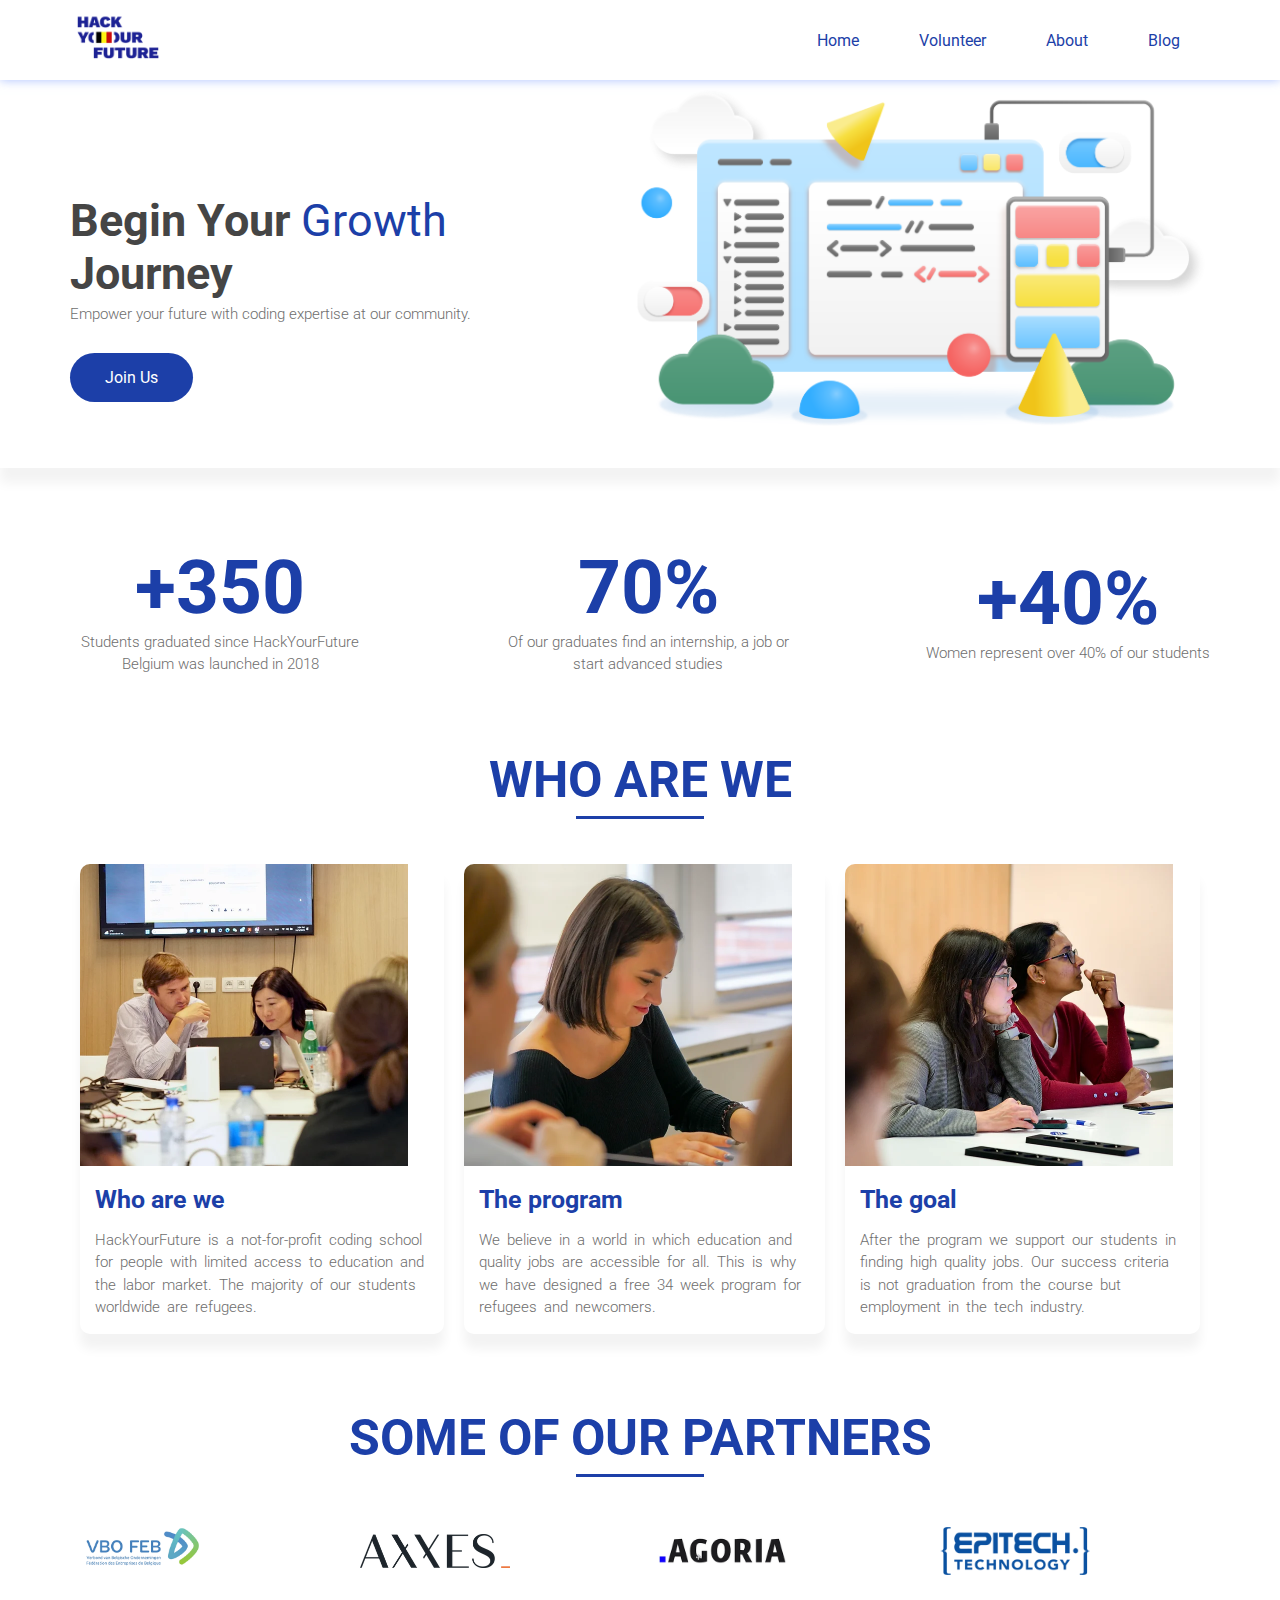
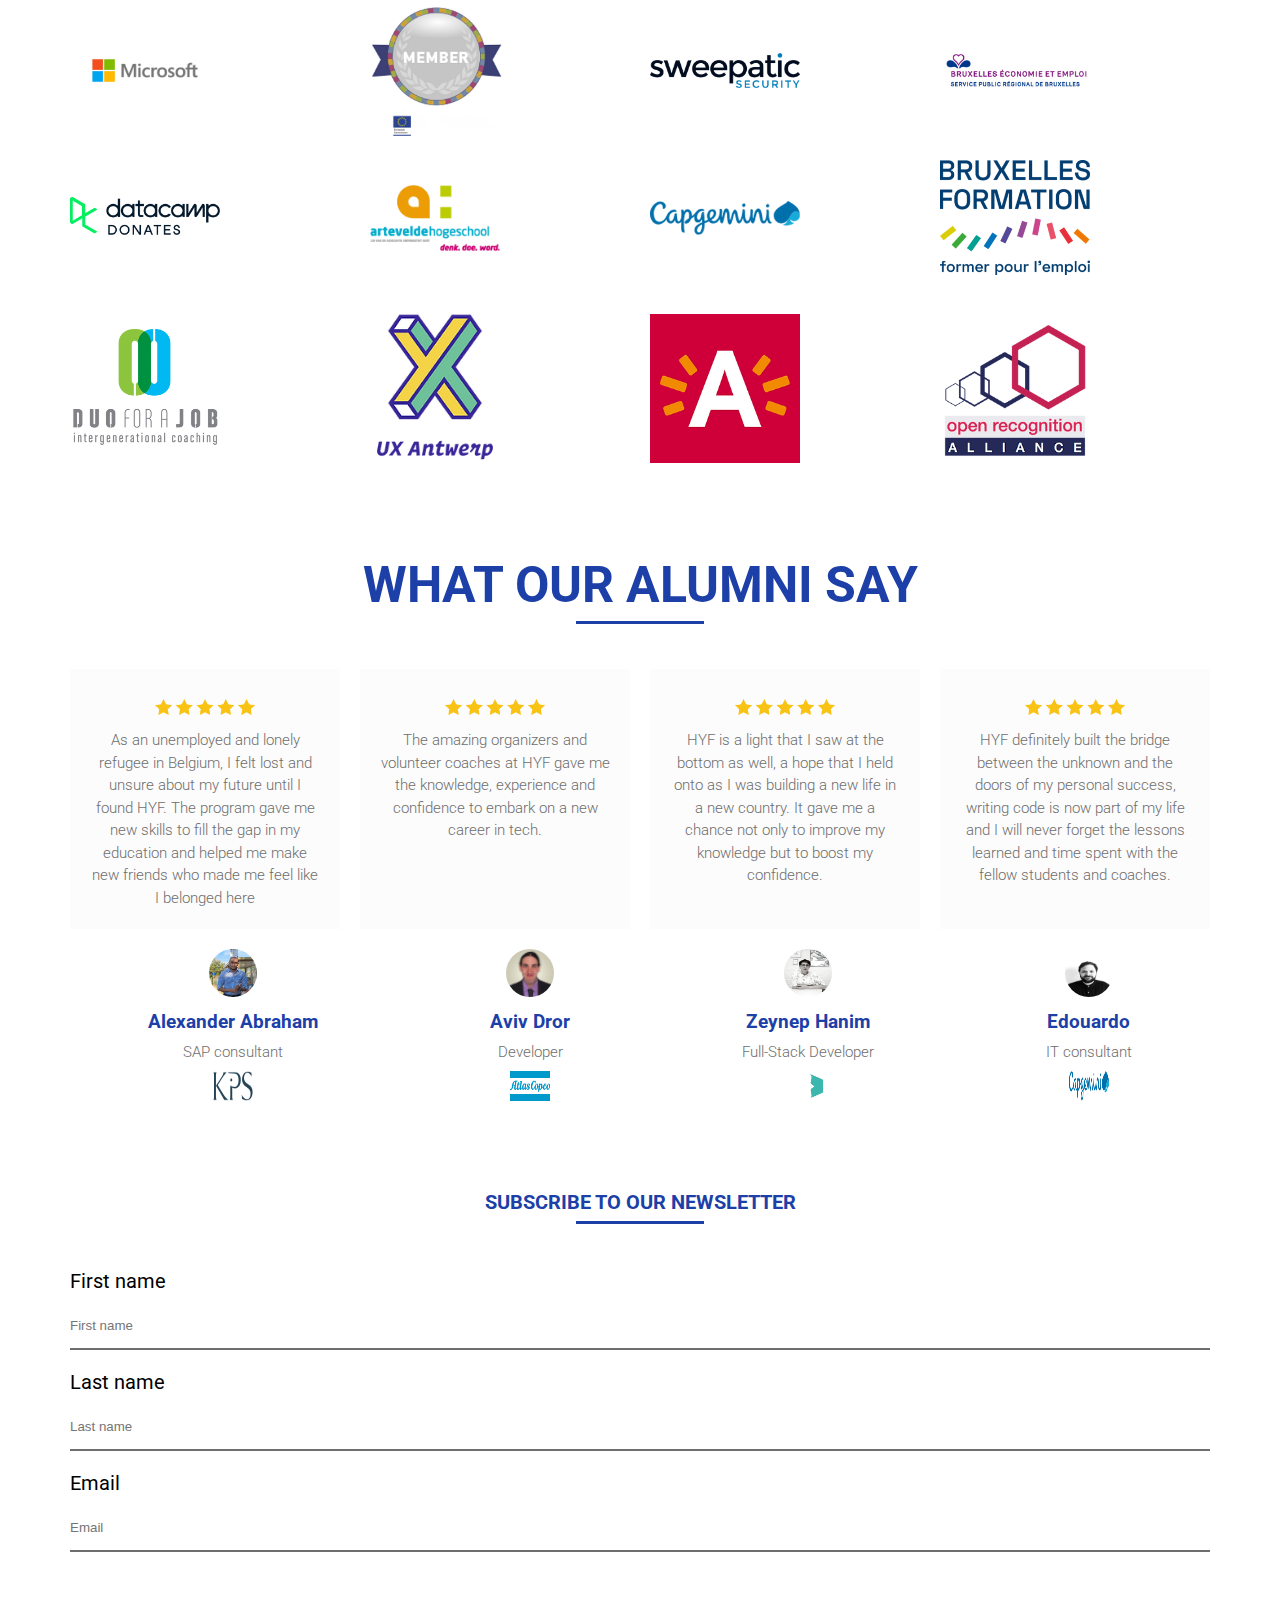
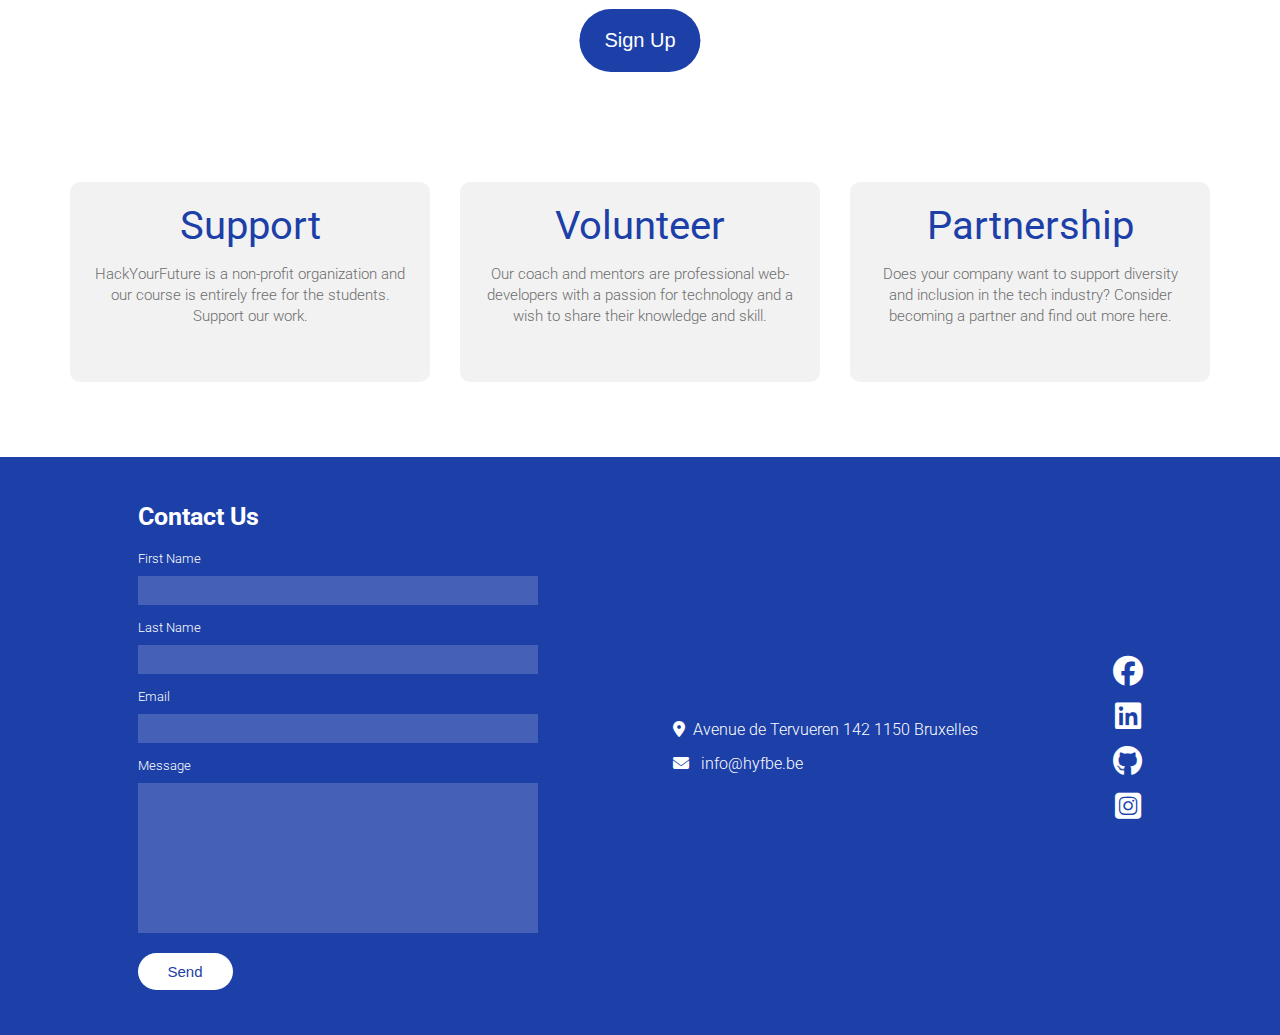
<file: index.html>
<!DOCTYPE html>
<html lang="en">

<head>
  <meta charset="UTF-8" />
  <link rel="icon" type="image/svg+xml" href="./client/assets/favicon.ico" />
  <meta name="viewport" content="width=device-width, initial-scale=1.0" />
  <title>HackYourFuture</title>
  <link rel="preconnect" href="https://fonts.googleapis.com" />
  <link rel="preconnect" href="https://fonts.gstatic.com" crossorigin />
  <link href="https://fonts.googleapis.com/css2?family=Roboto:wght@300;400;700&display=swap" rel="stylesheet" />
  <link rel="stylesheet" href="https://cdnjs.cloudflare.com/ajax/libs/font-awesome/6.5.1/css/all.min.css" />
  <link href="./styles/index.css" rel="stylesheet" />
</head>

<body>
  <header>
    <div class="container">
      <div class="logo">
        <img src="./imgs/hyf-logo.webp" alt="" />
      </div>
      <div class="nav">
        <ul>
          <li><a href="index.html">Home</a></li>
          <li><a href="volunteer.html">Volunteer</a></li>
          <li><a href="about.html">About</a></li>
          <li><a href="blog.html">Blog</a></li>
        </ul>
      </div>
    </div>
  </header>
  <div class="intro">
    <div class="container">
      <div class="intro-text">
        <h1>Begin Your <span>Growth</span> Journey</h1>
        <p>Empower your future with coding expertise at our community.</p>
        <a href="#join-us">Join Us</a>
      </div>
      <div class="intro-img">
        <img src="./imgs/intro-bg.png" alt="test" />
      </div>
    </div>
  </div>
  <div class="showcase">
    <div class="container">
      <div class="showcase-analysis">
        <h1>+350</h1>
        <p>
          Students graduated since HackYourFuture Belgium was launched in 2018
        </p>
      </div>
      <div class="showcase-analysis">
        <h1>70%</h1>
        <p>
          Of our graduates find an internship, a job or start advanced studies
        </p>
      </div>
      <div class="showcase-analysis">
        <h1>+40%</h1>
        <p>Women represent over 40% of our students</p>
      </div>
    </div>
  </div>
  <div class="showcase-info">
    <h1>Who are we</h1>
    <div class="container">
      <div class="showcase-infocard">
        <img src="./imgs/showcase-info-1.webp" alt="info" />
        <div class="showcase-info-text">
          <h3>Who are we</h3>
          <p>
            HackYourFuture is a not-for-profit coding school for people with
            limited access to education and the labor market. The majority of
            our students worldwide are refugees.
          </p>
        </div>
      </div>
      <div class="showcase-infocard">
        <img src="./imgs/showcase-info-2.webp" alt="info" />
        <div class="showcase-info-text">
          <h3>The program</h3>
          <p>
            We believe in a world in which education and quality jobs are
            accessible for all. This is why we have designed a free 34 week
            program for refugees and newcomers.
          </p>
        </div>
      </div>
      <div class="showcase-infocard">
        <img src="./imgs/showcase-info-3.webp" alt="info" />
        <div class="showcase-info-text">
          <h3>The goal</h3>
          <p>
            After the program we support our students in finding high quality
            jobs. Our success criteria is not graduation from the course but
            employment in the tech industry.
          </p>
        </div>
      </div>
    </div>
  </div>
  <div class="showcase-partners">
    <h1>Some of our partners</h1>
    <div class="container">
      <img src="./imgs/partner-1.webp" alt="partner" />
      <img src="./imgs/partner-2.webp" alt="partner" />
      <img src="./imgs/partner-3.webp" alt="partner" />
      <img src="./imgs/partner-4.webp" alt="partner" />
      <img src="./imgs/partner-5.webp" alt="partner" />
      <img src="./imgs/partner-6.webp" alt="partner" />
      <img src="./imgs/partner-7.webp" alt="partner" />
      <img src="./imgs/partner-8.webp" alt="partner" />
      <img src="./imgs/partner-9.webp" alt="partner" />
      <img src="./imgs/partner-10.webp" alt="partner" />
      <img src="./imgs/partner-11.webp" alt="partner" />
      <img src="./imgs/partner-12.webp" alt="partner" />
      <img src="./imgs/partner-13.webp" alt="partner" />
      <img src="./imgs/partner-14.webp" alt="partner" />
      <img src="./imgs/partner-15.webp" alt="partner" />
      <img src="./imgs/partner-16.webp" alt="partner" />
    </div>
  </div>
  <div class="showcase-testimonials">
    <h1>What our alumni say</h1>
    <div class="container">
      <div class="test-info">
        <img src="./imgs/rating@2x.png" alt="stars" />
        <p>
          As an unemployed and lonely refugee in Belgium, I felt lost and
          unsure about my future until I found HYF. The program gave me new
          skills to fill the gap in my education and helped me make new
          friends who made me feel like I belonged here
        </p>
      </div>
      <div class="test-info">
        <img src="./imgs/rating@2x.png" alt="stars" />
        <p>
          The amazing organizers and volunteer coaches at HYF gave me the
          knowledge, experience and confidence to embark on a new career in
          tech.
        </p>
      </div>
      <div class="test-info">
        <img src="./imgs/rating@2x.png" alt="stars" />
        <p>
          HYF is a light that I saw at the bottom as well, a hope that I held
          onto as I was building a new life in a new country. It gave me a
          chance not only to improve my knowledge but to boost my confidence.
        </p>
      </div>
      <div class="test-info">
        <img src="./imgs/rating@2x.png" alt="stars" />
        <p>
          HYF definitely built the bridge between the unknown and the doors of
          my personal success, writing code is now part of my life and I will
          never forget the lessons learned and time spent with the fellow
          students and coaches.
        </p>
      </div>
    </div>
    <div class="container container-special">
      <div class="testi-person">
        <img src="./imgs/person-1.jpeg" class="profile" alt="person-1" />
        <h3>Alexander Abraham</h3>
        <p>SAP consultant</p>
        <a href="https://kps.com/global/en.html" target="_blank"><img src="./imgs/company-1.jpeg" class="img-spe"
            alt="company-1" /></a>
      </div>
      <div class="testi-person">
        <img src="./imgs/person-2.png" class="profile" alt="person-2" />
        <h3>Aviv Dror</h3>
        <p>Developer</p>
        <a href="https://www.atlascopco.com/" target="_blank"><img src="./imgs/company-2.png" class="img-spe"
            alt="company-2" /></a>
      </div>
      <div class="testi-person">
        <img src="./imgs/person-3.jpeg" class="profile" alt="person-3" />
        <h3>Zeynep Hanim</h3>
        <p>Full-Stack Developer</p>
        <a href="https://www.optis.be/" target="_blank"><img src="./imgs/company-3.png" class="img-spe"
            alt="company-3" /></a>
      </div>
      <div class="testi-person">
        <img src="./imgs/person-4.jpeg" class="profile" alt="person-4" />
        <h3>Edouardo</h3>
        <p>IT consultant</p>
        <a href="https://www.capgemini.com/be-en/" target="_blank"><img src="./imgs/company-4.png" class="img-spe"
            alt="company-4" /></a>
      </div>
    </div>
  </div>
  <div class="subscribe">
    <h1>Subscribe to Our Newsletter</h1>
    <div class="container">
      <form>
        <label for="first">First name</label>
        <input type="text" id="first" required placeholder="First name" />
        <label for="last">Last name</label>
        <input type="text" id="last" required placeholder="Last name" />
        <label for="email">Email</label>
        <input type="text" id="email" required placeholder="Email" />
        <button type="submit" value="submit">Sign Up</button>
      </form>
    </div>
  </div>
  <div id="join-us" class="join-us">
    <div class="container">
      <div class="join-us-opt">
        <h1>Support</h1>
        <p>
          HackYourFuture is a non-profit organization and our course is
          entirely free for the students. Support our work.
        </p>
        <i class="fa-solid fa-arrow-right"></i>
      </div>
      <div class="join-us-opt">
        <h1>Volunteer</h1>
        <p>
          Our coach and mentors are professional web-developers with a passion
          for technology and a wish to share their knowledge and skill.
        </p>
        <i class="fa-solid fa-arrow-right"></i>
      </div>
      <div class="join-us-opt">
        <h1>Partnership</h1>
        <p>
          Does your company want to support diversity and inclusion in the
          tech industry? Consider becoming a partner and find out more here.
        </p>
        <i class="fa-solid fa-arrow-right"></i>
      </div>
    </div>
  </div>
  <div class="footer">
    <div class="container">
      <div class="contact-us">
        <h1>Contact Us</h1>
        <form>
          <label for="firs-name">First Name</label>
          <input id="firs-name" type="text" required />
          <label for="last-name">Last Name</label>
          <input id="last-name" type="text" required />
          <label for="email">Email</label>
          <input id="email-1" type="email" required />
          <label for="message">Message</label>
          <textarea required name="message" id="message" cols="30" rows="10"></textarea>
          <button value="Send" type="submit">Send</button>
        </form>
      </div>
      <div class="footer-info">
        <div class="location">
          <i class="fa-solid fa-location-dot"></i>
          <p>Avenue de Tervueren 142 1150 Bruxelles</p>
        </div>
        <div class="mail">
          <i class="fa-solid fa-envelope"></i>
          <a href="info@hyfbe.be">info@hyfbe.be</a>
        </div>
      </div>
      <div class="social-pages">
        <a href="https://www.facebook.com/HackYFutureBE/" target="_blank"><i class="fa-brands fa-facebook"></i></a>
        <a href="https://www.linkedin.com/school/hackyourfuture-belgium/" target="_blank"><i
            class="fa-brands fa-linkedin"></i></a>
        <a href="https://github.com/HackYourFutureBelgium" target="_blank"><i class="fa-brands fa-github"></i></a>
        <a href="https://www.instagram.com/hackyourfuture_belgium/?hl=en" target="_blank"><i
            class="fa-brands fa-square-instagram"></i></a>
      </div>
    </div>
  </div>
</body>

</html>
</file>
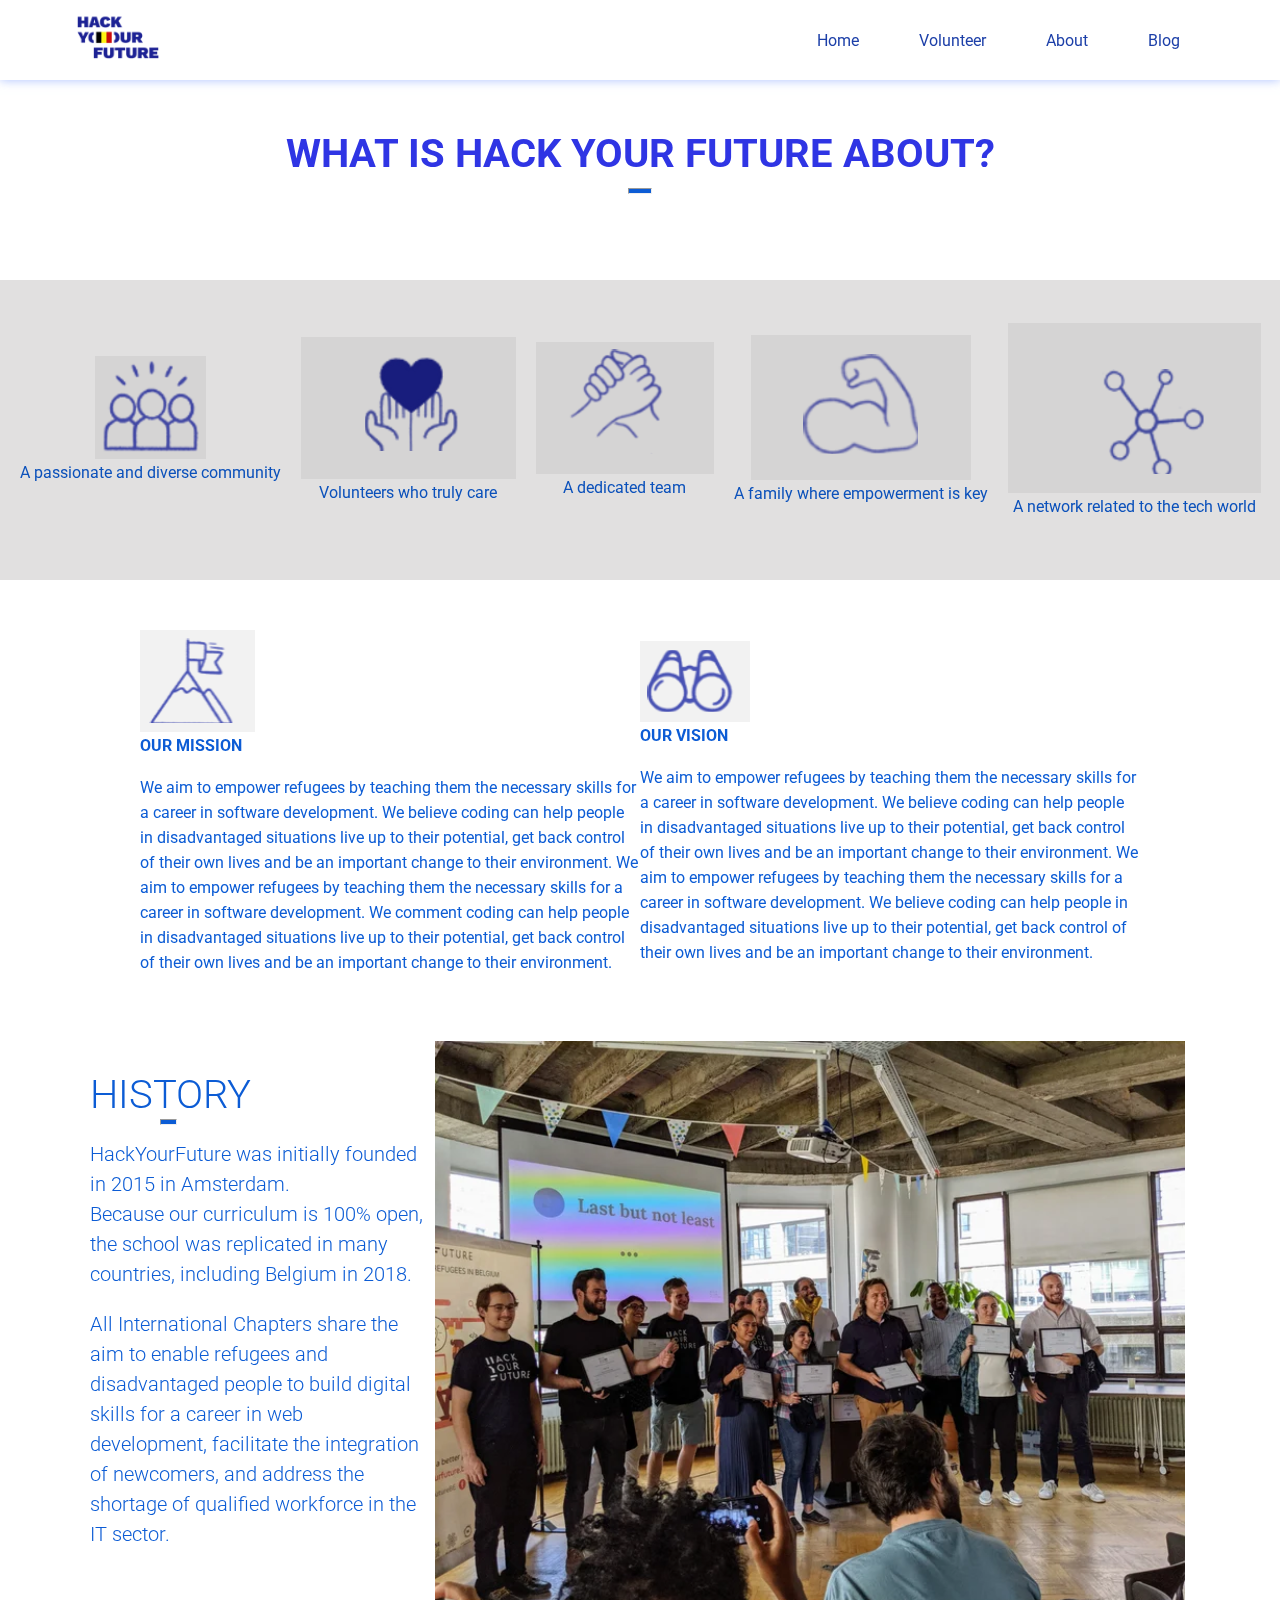
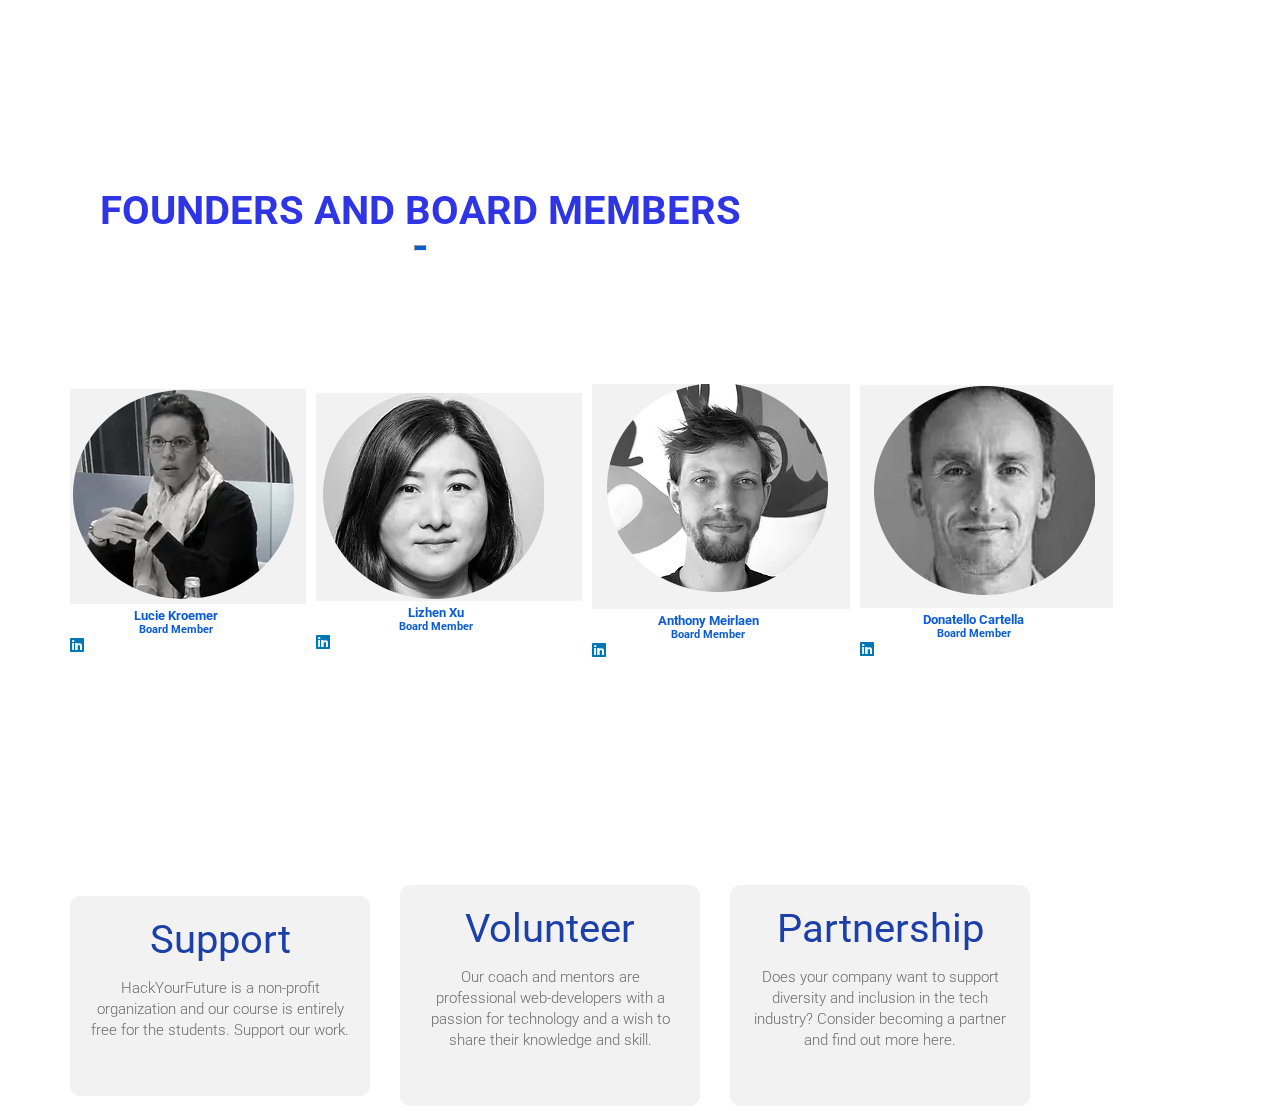
<file: about.html>
<!DOCTYPE html>
<html lang="en">

<head>
  <meta charset="UTF-8" />
  <meta name="viewport" content="width=device-width, initial-scale=1.0" />
  <title>HackYourFuture</title>
  <link rel="preconnect" href="https://fonts.googleapis.com" />
  <link rel="preconnect" href="https://fonts.gstatic.com" crossorigin />
  <link href="https://fonts.googleapis.com/css2?family=Roboto:wght@300;400;700&display=swap" rel="stylesheet" />
  <link rel="stylesheet" href="https://cdnjs.cloudflare.com/ajax/libs/font-awesome/6.5.1/css/all.min.css" />
  <link href="./styles/index.css" rel="stylesheet" />
  <link rel="stylesheet" href="about.css" />
</head>

<body>
  <header>
    <div class="container">
      <div class="logo">
        <img src="./imgs/hyf-logo.webp" alt="" />
      </div>
      <div class="nav">
        <ul>
          <li><a href="index.html">Home</a></li>
          <li><a href="volunteer.html">Volunteer</a></li>
          <li><a href="about.html">About</a></li>
          <li><a href="blog.html">Blog</a></li>
        </ul>
      </div>
    </div>
  </header>
  <div class="what-hyf">
    <div class="contanier">
      <div class="what-text">
        <h1>WHAT IS HACK YOUR FUTURE ABOUT?</h1>
        <hr class="hr-1" />
      </div>
    </div>
  </div>

  <section class="mini-sec-1">
    <div class="container-flex">
      <div class="card">
        <img src="./imgs/passionate.png" alt="A passionate and diverse community" />
        <div class="caption">A passionate and diverse community</div>
      </div>
      <div class="card">
        <img src="./imgs/love.png" alt="A passionate and diverse community" />
        <div class="caption">Volunteers who truly care</div>
      </div>
      <div class="card">
        <img src="./imgs/team.png" alt="A passionate and diverse community" />
        <div class="caption">A dedicated team</div>
      </div>
      <div class="card">
        <img src="./imgs/together .png" alt="A passionate and diverse community" />
        <div class="caption">A family where empowerment is key</div>
      </div>
      <div class="card">
        <img src="./imgs/Network.png" alt="A passionate and diverse community" />
        <div class="caption">A network related to the tech world</div>
      </div>
    </div>
  </section>

  <div class="contain flex">
    <div class="img">
      <img src="./imgs/tent.png" alt="Our Mission Image">
      <h4 class="out">OUR MISSION</h4>
      <p class="mission-text">We aim to empower refugees by teaching them the necessary skills for a career in
        software
        development. We believe coding can help people in disadvantaged situations live up to their potential, get
        back
        control of their own lives and be an important change to their environment. We aim to empower refugees by
        teaching them the necessary skills for a career in software development. We comment
        coding can help people in disadvantaged situations live up to their potential, get back control of their own
        lives and be an important change to their environment.
      </p>
    </div>
    <div class="img">
      <img src="./imgs/amin2.png" alt="OUR VISION Image">
      <h4 class="out">OUR VISION</h4>
      <p class="mission-text">We aim to empower refugees by teaching them the necessary skills for a career in
        software development. We believe coding can help people in disadvantaged situations live up to their
        potential, get back
        control of their own lives and be an important change to their environment.
        We aim to empower refugees by teaching them the necessary skills for a career in software development. We
        believe
        coding can help people in disadvantaged situations live up to their potential, get back control of their own
        lives and be an important change to their environment.
      </p>
    </div>
  </div>

  <!--HISTORY-->
  <div class="history">
    <div class="contain-1">
      <div class="history-text">
        <h1 class="hsy">HISTORY</h1>
        <hr class="hts">
        <p class="hsy-1">
          HackYourFuture was initially founded in 2015 in Amsterdam. <br>
          Because our curriculum is 100% open, the school was replicated in many <br> countries,
          including Belgium in 2018.
        </p>
        <p class="hsy-1">
          All International Chapters share the aim to enable refugees and <br> disadvantaged people to build digital
          skills for a career in web <br> development, facilitate the integration of newcomers, and address the <br>
          shortage
          of qualified workforce in the IT sector.
        </p>
      </div>
      <div class="img-part">
        <img src="./imgs/pe.png" alt="">
      </div>
    </div>
  </div>

  <!--FOUNDERS AND BOARD MEMBERS-->
  <div class="members">
    <div class="board">
      <div class="board-text">
        <h1>FOUNDERS AND BOARD MEMBERS</h1>
        <hr class="hr-1" />
      </div>
    </div>
  </div>

  <!--Board-Pictures-->

  <div class="box flex">
    <div class="pics">
      <img src="./imgs/lu.png" alt="" />
      <h5>Lucie Kroemer</h5>
      <h6>Board Member</h6>
      <a href=""><i class="fa-brands fa-linkedin"></i></a>
    </div>
    <div class="pics">
      <img src="./imgs/u.png" alt="" />
      <h5>Lizhen Xu</h5>
      <h6>Board Member</h6>
      <a href=""><i class="fa-brands fa-linkedin"></i></a>
    </div>
    <div class="pics">
      <img src="./imgs/m.png" alt="" />
      <h5>Anthony Meirlaen</h5>
      <h6>Board Member</h6>
      <a href=""><i class="fa-brands fa-linkedin"></i></a>
    </div>
    <div class="pics">
      <img src="./imgs/las.png" alt="" />
      <h5>Donatello Cartella</h5>
      <h6>Board Member</h6>
      <a href=""><i class="fa-brands fa-linkedin"></i></a>
    </div>
  </div>
  <div id="join-us" class="join-us">
    <div class="container">
      <div class="join-us-opt">
        <h1>Support</h1>
        <p>
          HackYourFuture is a non-profit organization and our course is
          entirely free for the students. Support our work.
        </p>
        <i class="fa-solid fa-arrow-right"></i>
      </div>
      <div class="join-us-opt">
        <h1>Volunteer</h1>
        <p>
          Our coach and mentors are professional web-developers with a passion
          for technology and a wish to share their knowledge and skill.
        </p>
        <i class="fa-solid fa-arrow-right"></i>
      </div>
      <div class="join-us-opt">
        <h1>Partnership</h1>
        <p>
          Does your company want to support diversity and inclusion in the
          tech industry? Consider becoming a partner and find out more here.
        </p>
        <i class="fa-solid fa-arrow-right"></i>
      </div>
    </div>
  </div>
</body>

</html>
</file>
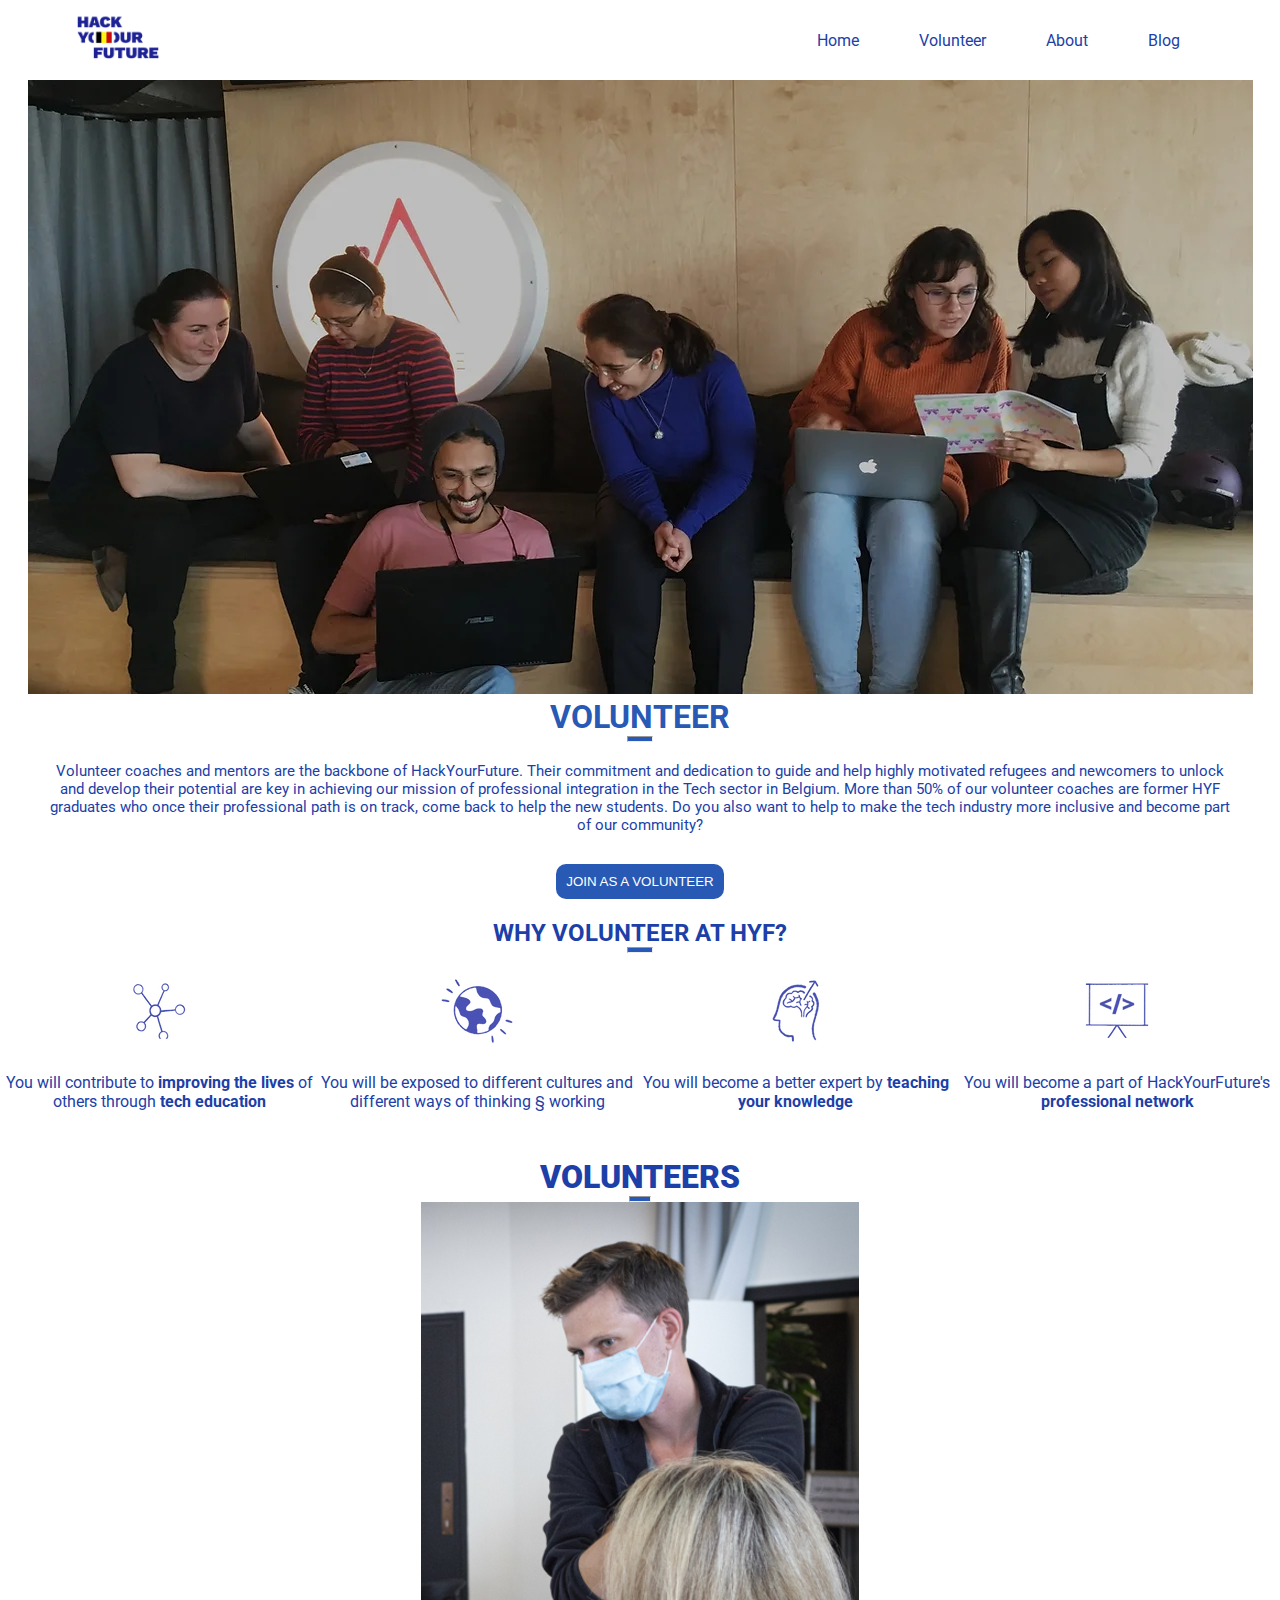
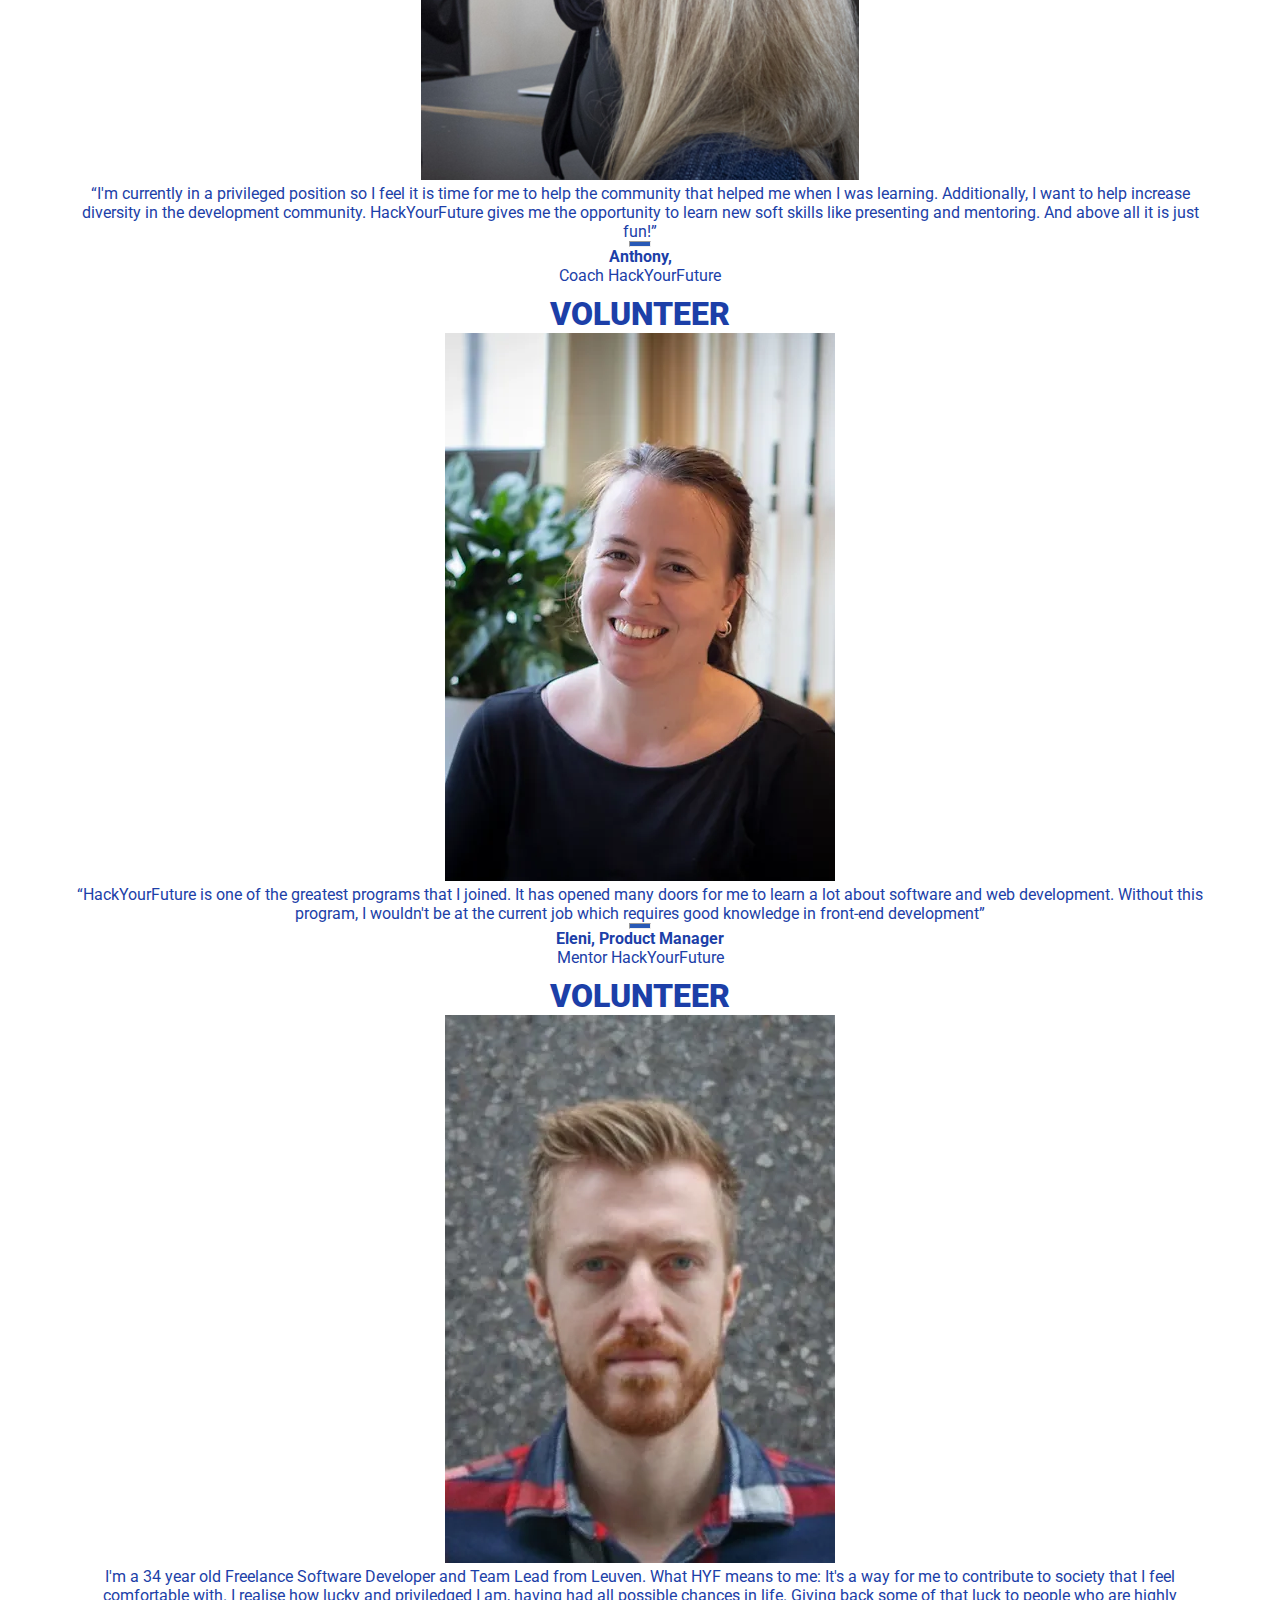
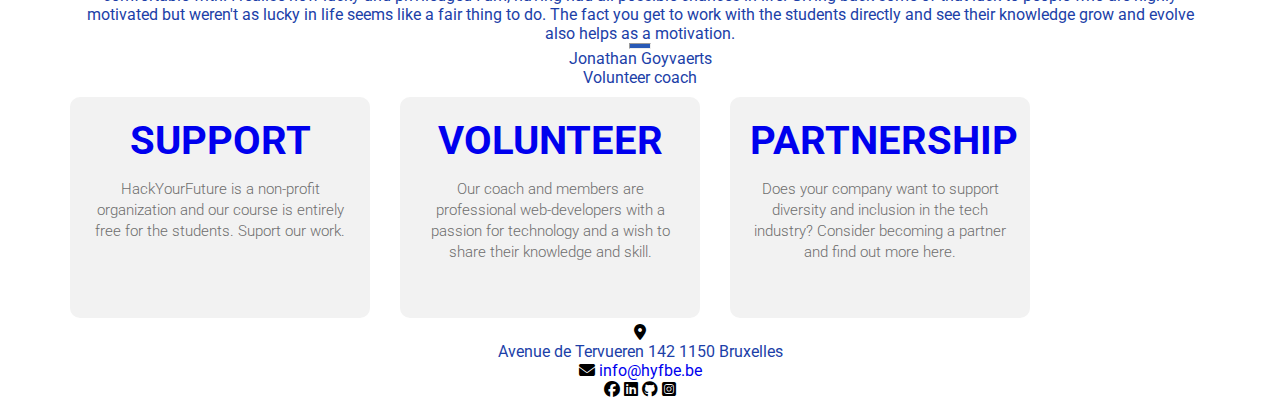
<file: volunteer.html>
<!DOCTYPE html>
<html lang="en">
  <head>
    <meta charset="UTF-8" />
    <link rel="icon" type="image/svg+xml" href="./client/assets/favicon.ico" />
    <meta name="viewport" content="width=device-width, initial-scale=1.0" />
    <title>HackYourFuture</title>
    <link rel="preconnect" href="https://fonts.googleapis.com" />
    <link rel="preconnect" href="https://fonts.gstatic.com" crossorigin />
    <link
      href="https://fonts.googleapis.com/css2?family=Roboto:wght@300;400;700&display=swap"
      rel="stylesheet"
    />
    <link
      rel="stylesheet"
      href="https://cdnjs.cloudflare.com/ajax/libs/font-awesome/6.5.1/css/all.min.css"
    />
    <link href="./styles/volunteer.css" rel="stylesheet" />
  </head>

  <body>
    <header>
      <div class="container">
        <div class="logo">
          <img src="./imgs/hyf-logo.webp" alt="" />
        </div>
        <div class="nav">
          <ul>
            <li><a href="index.html">Home</a></li>
            <li><a href="volunteer.html">Volunteer</a></li>
            <li><a href="about.html">About</a></li>
            <li><a href="blog.html">Blog</a></li>
          </ul>
        </div>
      </div>
    </header>
    <div>
      <div class="head-container">
        <div class="image">
          <img src="./imgs/imgvolunteer.png" alt="image" />
        </div>
        <div class="nam-volunter">
          <h1 class="text">VOLUNTEER</h1>
        </div>
        <hr class="hr-1" />
        <div class="letter">
          <p class="paragraf">
            Volunteer coaches and mentors are the backbone of HackYourFuture.
            Their commitment and dedication to guide and help highly motivated
            refugees and newcomers to unlock and develop their potential are key
            in achieving our mission of professional integration in the Tech
            sector in Belgium. More than 50% of our volunteer coaches are former
            HYF graduates who once their professional path is on track, come
            back to help the new students. Do you also want to help to make the
            tech industry more inclusive and become part of our community?
          </p>
        </div>
        <div class="button.container">
          <button class="buttons">JOIN AS A VOLUNTEER</button>
        </div>
      </div>
    </div>
    <div class="blockwhy">
      <div class="why-volunter">
        <h2 class="text-why">WHY VOLUNTEER AT HYF?</h2>
      </div>
      <div id="line1" class="horizontal-line1">
        <hr class="hr-1" />
      </div>
      <div class="thetexts">
        <div class="comunication">
          <img src="./imgs/comunication.webp" alt="comunication" />
          <p class="text1">
            You will contribute to <b>improving the lives</b> of others through
            <b>tech education</b>
          </p>
        </div>
        <div class="worled">
          <img src="./imgs/wworled.webp" alt="wworled" />
          <p class="text2">
            You will be exposed to different cultures and different ways of
            thinking § working
          </p>
        </div>
        <div class="minder">
          <img src="./imgs/minde.webp" alt="minde" />
          <p class="text3">
            You will become a better expert by <b>teaching your knowledge</b>
          </p>
        </div>
        <div class="codepad">
          <img src="./imgs/code pad.webp" alt="code-pad" />
          <p class="text4">
            You will become a part of HackYourFuture's
            <b>professional network</b>
          </p>
        </div>
      </div>
    </div>
    <section class="avis">
      <div class="personage">
        <div class="container">
          <h1><b>VOLUNTEERS</b></h1>
          <hr class="hr-1" />
          <img src="./imgs/anthony.webp" alt="antony" />
          <p id="text">
            “I'm currently in a privileged position so I feel it is time for me
            to help the community that helped me when I was learning.
            Additionally, I want to help increase diversity in the development
            community. HackYourFuture gives me the opportunity to learn new soft
            skills like presenting and mentoring. And above all it is just fun!”
          </p>
          <hr class="hr-1" />
          <p><b>Anthony,</b></p>
          <p>Coach HackYourFuture</p>
        </div>
        <div>
          <div class="container">
            <h1><b>VOLUNTEER</b></h1>
            <img src="./imgs/eleni.webp" alt="eleni" />
            <p id="text2">
              “HackYourFuture is one of the greatest programs that I joined. It
              has opened many doors for me to learn a lot about software and web
              development. Without this program, I wouldn't be at the current
              job which requires good knowledge in front-end development”
            </p>
            <hr class="hr-1" />
            <p><b>Eleni, Product Manager</b></p>
            <p>Mentor HackYourFuture</p>
          </div>
        </div>
        <div class="container">
          <h1><b>VOLUNTEER</b></h1>
          <img src="./imgs/Jonathan.webp" alt="coach" />
          <p>
            I'm a 34 year old Freelance Software Developer and Team Lead from
            Leuven. What HYF means to me: It's a way for me to contribute to
            society that I feel comfortable with. I realise how lucky and
            priviledged I am, having had all possible chances in life. Giving
            back some of that luck to people who are highly motivated but
            weren't as lucky in life seems like a fair thing to do. The fact you
            get to work with the students directly and see their knowledge grow
            and evolve also helps as a motivation.
          </p>
          <hr class="hr-1" />
          <p>Jonathan Goyvaerts</p>
          <p>Volunteer coach</p>
        </div>
      </div>
    </section>
    <div id="join-us" class="join-us">
      <div class="container">
        <div class="join-us-opt">
          <h1>
            <a href="https://www.hackyourfuturebelgium.be/support-us"
              ><b>SUPPORT</b></a
            >
          </h1>
          <p>
            HackYourFuture is a non-profit organization and our course is
            entirely free for the students. Suport our work.
          </p>
          <i class="fa-solid fa-arrow-right"></i>
        </div>
        <div class="join-us-opt">
          <h1>
            <a href="https://www.hackyourfuturebelgium.be/volunteer"
              ><b>VOLUNTEER</b></a
            >
          </h1>
          <p>
            Our coach and members are professional web-developers with a passion
            for technology and a wish to share their knowledge and skill.
          </p>
          <i class="fa-solid fa-arrow-right"></i>
        </div>
        <div class="join-us-opt">
          <h1>
            <a
              href="https://docs.google.com/spreadsheets/d/1DiMx8J_5k-uUDpIA_cqTBa0ZnTcx3nhh0a36axmNcRM/edit#gid=0"
              ><b>PARTNERSHIP</b></a
            >
          </h1>
          <p>
            Does your company want to support diversity and inclusion in the
            tech industry? Consider becoming a partner and find out more here.
          </p>
          <i class="fa-solid fa-arrow-right"></i>
        </div>
      </div>
    </div>
    <div class="footer-info">
      <div class="location">
        <i class="fa-solid fa-location-dot"></i>
        <p>Avenue de Tervueren 142 1150 Bruxelles</p>
      </div>
      <div class="mail">
        <i class="fa-solid fa-envelope"></i>
        <a href="info@hyfbe.be">info@hyfbe.be</a>
      </div>
      <div class="social-pages">
        <i class="fa-brands fa-facebook"></i>
        <i class="fa-brands fa-linkedin"></i>
        <i class="fa-brands fa-github"></i>
        <i class="fa-brands fa-square-instagram"></i>
      </div>
    </div>
  </body>
</html>
</file>
<file: styles/index.css>
/* Start Global Rules */

* {
  box-sizing: border-box;
  margin: 0;
  padding: 0;
}

body {
  font-family: "Roboto", sans-serif;
}

html {
  scroll-behavior: smooth;
}

:root {
  --primary-color: #fff;
  --secondary-color: #1c3fa8;
  --dark-color: #002240;
  --light-color: #f4f4f4;
  --success-color: #5cb85c;
  --error-color: #d9534f;
}

ul {
  list-style: none;
  padding: 0;
  margin: 0;
}

a {
  text-decoration: none;
}

.container {
  padding-left: 15px;
  padding-right: 15px;
  padding-top: 5px;
  padding-bottom: 5px;
  margin-right: auto;
  margin-left: auto;
}

@media (min-width: 768px) {
  .container {
    width: 750px;
  }
}

@media (min-width: 992px) {
  .container {
    width: 970px;
  }
}

@media (min-width: 1200px) {
  .container {
    width: 1170px;
  }
}

/* End Global Rules */

/* Start Header */

header {
  background-color: var(--primary-color);
  min-height: 70px;
  color: #fff;
  box-shadow: 0 0 10px #8fabffbf;
  position: sticky;
}

header .container {
  display: flex;
  justify-content: space-between;
  align-items: center;
  position: relative;
}

header .nav li a {
  display: flex;
  align-items: center;
  justify-content: space-between;
  height: 70px;
  padding: 0 30px;
  position: relative;
  color: var(--secondary-color);
  font-weight: 400;
}

header .nav ul {
  display: flex;
}

header .nav li:hover a {
  color: #353535;
}

header .container img {
  color: var(--light-color);
  height: 70px;
  display: flex;
  justify-content: center;
  align-items: center;
}

@media (max-width: 768px) {
  header .container {
    display: block;
  }

  .intro .container {
    display: block;
  }

  header .nav ul {
    display: block;
    padding: 0 6px;
  }

  header .nav li a {
    padding: 0 6px;
  }

  header .nav {
    display: none;
  }
}

/* End Header */

/* Start Intro */

.intro {
  background-color: #fff;
  box-shadow: 0 15px 11px #f3f3f3;
}

.intro .container {
  display: flex;
  justify-content: space-between;
  align-items: center;
}

.intro .intro-img {
  max-width: 600px;
}

.intro .intro-img img {
  width: 100%;
  position: relative;
  animation-name: up-and-down;
  animation-duration: 3s;
  animation-timing-function: ease-in-out;
  animation-iteration-count: infinite;
  animation-direction: alternate;
}

.intro .intro-text h1 {
  color: #454545;
  font-size: 45px;
  margin-bottom: 5px;
}

.intro .intro-text span {
  font-weight: 400;
  color: var(--secondary-color);
}

.intro .intro-text p {
  font-size: 15px;
  font-weight: 300;
  margin-bottom: 30px;
  color: #6e6e6e;
}

.intro .intro-text a {
  background-color: var(--secondary-color);
  color: #fff;
  padding: 15px 35px;
  border-radius: 35px;
  -webkit-border-radius: 35px;
  -moz-border-radius: 35px;
  -ms-border-radius: 35px;
  -o-border-radius: 35px;
  position: absolute;
  transition: all 0.3s ease-in-out;
  -webkit-transition: all 0.3s ease-in-out;
  -moz-transition: all 0.3s ease-in-out;
  -ms-transition: all 0.3s ease-in-out;
  -o-transition: all 0.3s ease-in-out;
}

.intro .intro-text a:hover {
  box-shadow: 0 0 10px #1c3fa8bf;
  transform: translateY(-10px);
  -webkit-transform: translateY(-10px);
  -moz-transform: translateY(-10px);
  -ms-transform: translateY(-10px);
  -o-transform: translateY(-10px);
}

@keyframes up-and-down {
  0% {
    transform: translateY(20px);
    -webkit-transform: translateY(20px);
    -moz-transform: translateY(20px);
    -ms-transform: translateY(20px);
    -o-transform: translateY(20px);
  }
  100% {
    transform: translateY(-20px);
    -webkit-transform: translateY(-20px);
    -moz-transform: translateY(-20px);
    -ms-transform: translateY(-20px);
    -o-transform: translateY(-20px);
  }
}

@media (max-width: 768px) {
  .intro .container {
    display: flex;
    flex-direction: column-reverse;
  }

  .intro .intro-img {
    max-width: 250px;
  }

  .intro .intro-text h1 {
    font-size: 20px;
    text-align: center;
  }

  .intro .intro-text p {
    text-align: center;
  }

  .intro {
    height: 350px;
  }

  .intro .intro-text a {
    padding: 10px 25px;
    border-radius: 35px;
    -webkit-border-radius: 35px;
    -moz-border-radius: 35px;
    -ms-border-radius: 35px;
    -o-border-radius: 35px;
    position: absolute;
    left: 50%;
    transform: translateX(-50%);
    -webkit-transform: translateX(-50%);
    -moz-transform: translateX(-50%);
    -ms-transform: translateX(-50%);
    -o-transform: translateX(-50%);
  }

  .intro .intro-text a:hover {
    box-shadow: 0 0 10px #1c3fa8bf;
    position: absolute;
    left: 50%;
    transform: translateX(-50%);
    -webkit-transform: translateX(-50%);
    -moz-transform: translateX(-50%);
    -ms-transform: translateX(-50%);
    -o-transform: translateX(-50%);
  }

  @keyframes up-and-down {
    0% {
      transform: translateY(5px);
      -webkit-transform: translateY(5px);
      -moz-transform: translateY(5px);
      -ms-transform: translateY(5px);
      -o-transform: translateY(5px);
    }
    100% {
      transform: translateY(-5px);
      -webkit-transform: translateY(-5px);
      -moz-transform: translateY(-5px);
      -ms-transform: translateY(-5px);
      -o-transform: translateY(-5px);
    }
  }
}

/* End Intro */

/* Start Showcase */

.showcase {
  margin-top: 70px;
}

.showcase .container {
  display: flex;
  justify-content: space-between;
  align-items: center;
}

.showcase .showcase-analysis {
  text-align: center;
}

.showcase .showcase-analysis h1 {
  color: var(--secondary-color);
  font-size: 75px;
}

.showcase .showcase-analysis p {
  color: #6e6e6e;
  font-size: 15px;
  font-weight: 300;
  max-width: 300px;
  line-height: 1.5;
}

.showcase-info,
.showcase-partners,
.showcase-testimonials,
.subscribe {
  margin-top: 70px;
}

.showcase-info h1,
.showcase-partners h1,
.showcase-testimonials h1 {
  text-align: center;
  color: var(--secondary-color);
  font-size: 50px;
  text-transform: uppercase;
  position: relative;
  margin-bottom: 50px;
}

.showcase-info h1::before,
.showcase-partners h1::before,
.showcase-testimonials h1::before,
.subscribe h1::before {
  content: "";
  position: absolute;
  bottom: -10px;
  left: 50%;
  transform: translate(-50%);
  width: 10%;
  height: 3px;
  background-color: var(--secondary-color);
  -webkit-transform: translate(-50%);
  -moz-transform: translate(-50%);
  -ms-transform: translate(-50%);
  -o-transform: translate(-50%);
}

.showcase-info .container {
  display: flex;
  justify-content: center;
  align-items: center;
}

.showcase-info .showcase-infocard {
  background-color: #fff;
  box-shadow: 0 15px 11px #f3f3f3;
  margin: 0 10px;
  border-radius: 10px;
  -webkit-border-radius: 10px;
  -moz-border-radius: 10px;
  -ms-border-radius: 10px;
  -o-border-radius: 10px;
  overflow: hidden;
  position: relative;
  transition: all 0.3s ease-in-out;
  -webkit-transition: all 0.3s ease-in-out;
  -moz-transition: all 0.3s ease-in-out;
  -ms-transition: all 0.3s ease-in-out;
  -o-transition: all 0.3s ease-in-out;
}

.showcase-info .showcase-infocard:hover {
  transform: translateY(-10px);
  -webkit-transform: translateY(-10px);
  -moz-transform: translateY(-10px);
  -ms-transform: translateY(-10px);
  -o-transform: translateY(-10px);
  box-shadow: 0 11px 17px #8fabff57;
}

.showcase-info .showcase-infocard:hover img {
  filter: grayscale(60%);
  -webkit-filter: grayscale(60%);
}

.showcase-info .showcase-infocard img {
  width: 328px;
  height: 302px;
  transition: all 0.3s ease-in-out;
  -webkit-transition: all 0.3s ease-in-out;
  -moz-transition: all 0.3s ease-in-out;
  -ms-transition: all 0.3s ease-in-out;
  -o-transition: all 0.3s ease-in-out;
}

.showcase-info .showcase-info-text p {
  margin: 15px;
  font-size: 15px;
  font-weight: 300;
  color: #6e6e6e;
  line-height: 1.5;
  word-spacing: 3px;
}

.showcase-info .showcase-info-text h3 {
  color: var(--secondary-color);
  font-size: 25px;
  margin: 15px;
}

.showcase-partners .container {
  display: grid;
  grid-template-columns: repeat(4, 1fr);
  justify-content: space-between;
  align-items: center;
  gap: 20px;
}

.showcase-partners img {
  width: 150px;
  position: relative;
  transition: all 0.3s ease-in-out;
  -webkit-transition: all 0.3s ease-in-out;
  -moz-transition: all 0.3s ease-in-out;
  -ms-transition: all 0.3s ease-in-out;
  -o-transition: all 0.3s ease-in-out;
}

.showcase-partners img:hover {
  transform: rotate(10deg);
  -webkit-transform: rotate(10deg);
  -moz-transform: rotate(10deg);
  -ms-transform: rotate(10deg);
  -o-transform: rotate(10deg);
}

.showcase-testimonials .test-info {
  background-color: #eeeeee30;
  padding: 20px;
}

.showcase-testimonials .test-info p {
  font-size: 15px;
  font-weight: 300;
  color: rgb(110, 110, 110);
  line-height: 1.5;
}

.showcase-testimonials .container {
  display: grid;
  grid-template-columns: repeat(4, 1fr);
  gap: 20px;
  text-align: center;
}

.showcase-testimonials .container-special {
  display: grid;
  grid-template-columns: repeat(4, auto);
  gap: 15px;
}

.showcase-testimonials .test-info img {
  width: 100px;
  margin: 10px 0;
}

.showcase-testimonials .testi-person .profile {
  border-radius: 50%;
  -webkit-border-radius: 50%;
  -moz-border-radius: 50%;
  -ms-border-radius: 50%;
  -o-border-radius: 50%;
}

.showcase-testimonials .testi-person img {
  width: 48px;
  height: 48px;
  margin: 10px 0;
}

.showcase-testimonials .testi-person h3 {
  color: var(--secondary-color);
}

.showcase-testimonials .testi-person p {
  font-weight: 300;
  color: rgb(110, 110, 110);
  font-size: 15px;
  margin-top: 10px;
}

.showcase-testimonials .container-special .img-spe {
  width: 40px;
  height: 30px;
}

@media (max-width: 768px) {
  .showcase .container {
    flex-direction: column;
    justify-content: space-between;
    align-items: center;
    gap: 30px;
  }

  .showcase .showcase-analysis h1 {
    font-size: 50px;
  }

  .showcase {
    margin-top: 50px;
  }

  .showcase-partners .container {
    grid-template-columns: repeat(2, 1fr);
  }

  .showcase-info .container {
    flex-direction: column;
  }

  .showcase-info .showcase-infocard {
    margin: 10px 0;
  }

  .showcase-info .showcase-infocard img {
    width: 100%;
    height: 100%;
  }

  .showcase-info .showcase-info-text h3 {
    font-size: 20px;
  }

  .showcase-info .showcase-info-text p {
    font-size: 14px;
  }

  .showcase-testimonials .container {
    grid-template-columns: repeat(2, 1fr);
  }
}

/* End Showcase */

.subscribe h1 {
  text-align: center;
  color: var(--secondary-color);
  font-size: 20px;
  text-transform: uppercase;
  position: relative;
  margin-bottom: 50px;
}

.subscribe form {
  display: flex;
  flex-direction: column;
  justify-content: space-between;
  position: relative;
}

.subscribe input {
  margin-bottom: 20px;
  padding: 15px 0;
  outline: none;
  border: none;
  border-bottom: 2px solid #6e6e6e;
}

.subscribe input:focus {
  border-color: var(--secondary-color);
}

.subscribe input:focus::placeholder {
  color: var(--secondary-color);
}

.subscribe label {
  margin-bottom: 10px;
  font-weight: 400;
  font-size: 20px;
}

.subscribe button {
  padding: 20px 25px;
  width: fit-content;
  position: absolute;
  bottom: -100px;
  left: 50%;
  transform: translateX(-50%);
  -webkit-transform: translateX(-50%);
  -moz-transform: translateX(-50%);
  -ms-transform: translateX(-50%);
  -o-transform: translateX(-50%);
  border: none;
  background-color: var(--secondary-color);
  color: #fff;
  font-size: 20px;
  font-weight: 300;
  border-radius: 40px;
  -webkit-border-radius: 40px;
  -moz-border-radius: 40px;
  -ms-border-radius: 40px;
  -o-border-radius: 40px;
  transition: all 0.3s linear;
  -webkit-transition: all 0.3s linear;
  -moz-transition: all 0.3s linear;
  -ms-transition: all 0.3s linear;
  -o-transition: all 0.3s linear;
  cursor: pointer;
}

.subscribe button:hover {
  border-radius: 0;
  -webkit-border-radius: 0;
  -moz-border-radius: 0;
  -ms-border-radius: 0;
  -o-border-radius: 0;
}

@media (max-width: 768px) {
  .subscribe button {
    padding: 15px 22px;
    bottom: -76px;
    font-size: 17px;
  }
}

.join-us {
  margin-top: 200px;
}

.join-us .container {
  display: grid;
  grid-template-columns: repeat(3, 1fr);
  gap: 30px;
  text-align: center;
}

.join-us .join-us-opt {
  background-color: #f2f2f2;
  padding: 20px;
  border-radius: 10px;
  transition: all 0.3s ease-in-out;
  -webkit-transition: all 0.3s ease-in-out;
  -moz-transition: all 0.3s ease-in-out;
  -ms-transition: all 0.3s ease-in-out;
  -o-transition: all 0.3s ease-in-out;
  -webkit-border-radius: 10px;
  -moz-border-radius: 10px;
  -ms-border-radius: 10px;
  -o-border-radius: 10px;
}

.join-us .join-us-opt h1 {
  margin-bottom: 15px;
  font-weight: 400;
  font-size: 40px;
  color: var(--secondary-color);
}

.join-us .join-us-opt p {
  line-height: 1.4;
  font-size: 15px;
  font-weight: 300;
  color: rgb(110, 110, 110);
  margin-bottom: 35px;
}

.join-us .join-us-opt i {
  font-size: 40px;
  color: var(--secondary-color);
  cursor: pointer;
  display: none;
}

.join-us .join-us-opt:hover {
  background-color: #1c3fa8;
}

.join-us .join-us-opt:hover h1,
.join-us .join-us-opt:hover p,
.join-us .join-us-opt:hover i {
  color: #fff;
}

.join-us .join-us-opt:hover i {
  display: block;
}

@media (max-width: 768px) {
  .join-us .container {
    grid-template-columns: repeat(1, 1fr);
  }
}

.footer {
  margin-top: 70px;
  background-color: var(--secondary-color);
  padding: 40px 0;
}

.footer input {
  margin-bottom: 15px;
  width: 400px;
  padding: 7px 10px;
  outline: none;
  border: none;
  background-color: #ffffff2e;
}

.footer .container {
  display: flex;
  justify-content: space-around;
  align-items: center;
}

.footer .container h1 {
  color: #fff;
  margin-bottom: 20px;
  font-size: 25px;
}

.footer .contact-us form {
  display: flex;
  flex-direction: column;
}

.footer .location {
  display: flex;
  align-items: center;
  justify-content: center;
}

.footer .social-pages {
  display: flex;
  flex-direction: column;
  justify-content: space-between;
  align-items: center;
}

.footer .social-pages i {
  margin-bottom: 15px;
  font-size: 30px;
  color: #fff;
}

.footer label {
  margin-bottom: 10px;
  color: #fff;
  font-size: 13px;
  font-weight: 300;
}

.footer button {
  cursor: pointer;
  color: var(--secondary-color);
  background-color: #fff;
  border: none;
  outline: none;
  width: fit-content;
  margin-top: 20px;
  font-size: 15px;
  padding: 10px 30px;
  border-radius: 40px;
  -webkit-border-radius: 40px;
  -moz-border-radius: 40px;
  -ms-border-radius: 40px;
  -o-border-radius: 40px;
}

.footer textarea {
  height: 150px;
  padding: 5px;
  background-color: #ffffff2e;
  outline: none;
  border: none;
  resize: none;
}

.footer-info .location {
  margin-bottom: 15px;
}

.footer-info .location i,
.footer-info .mail i {
  color: #fff;
  margin-right: 8px;
}

.footer-info .location p,
.footer-info .mail a {
  color: #fff;
  font-weight: 300;
}

@media (max-width: 768px) {
  .showcase-info h1,
  .showcase-partners h1,
  .showcase-testimonials h1 {
    font-size: 35px;
  }
}

@media (max-width: 768px) {
  .footer {
    height: 100vh;
    padding: 18px 0;
  }

  .footer .container {
    flex-direction: column;
  }

  .footer .social-pages {
    flex-direction: row;
    gap: 13px;
    margin: 0;
  }

  .footer-info .location p,
  .footer-info .mail a {
    font-size: 12px;
  }

  .footer-info .location {
    margin-bottom: 9px;
  }

  .footer .footer-info {
    margin: 20px 0;
  }

  .footer button {
    margin: 20px auto 0 auto;
  }
}
</file>
<file: about.css>
/* stylelint-disable property-no-vendor-prefix */
/* stylelint-disable rule-empty-line-before */
/* stylelint-disable comment-empty-line-before */
.what-hyf {
  height: 100px;
  background-color: var(--primary-color);
  color: #2f35e4;
  text-align: center;
  margin: 50px;
  border: 0;
  vertical-align: baseline;
  outline: 0;
  padding: 0;
}

.container {
  height: 100%;
  align-items: center;
  display: flex;
}

.what-text h1 {
  font-size: 40px;
  line-height: 1.2;
  margin: 10px 0;
}

.hr-1 {
  width: 2%;
  margin: auto;
  background-color: #0c5cd5;
  height: 6px;
}

.container-flex {
  display: flex;
  justify-content: center;
  align-items: center;
  height: 300px;
  background-color: rgb(225, 224, 224);
}

.card {
  width: fit-content;
  height: fit-content;
  margin-bottom: 50px;
  justify-content: space-evenly;
}

.card img {
  max-width: 800px;
  max-height: 800px;
}

.mini-sec-1 {
  padding-bottom: 50px;
}

.mini-sec-1 .container-flex {
  flex-wrap: wrap;
}

.mini-sec-1 .card {
  text-align: center;
  color: #0c5cd5;
  margin: 18px 10px 40px;
  transition: transform 0.2s ease-in;
  mix-blend-mode: multiply;
}

.mini-sec-1 .card h4 {
  font-size: 20px;
  margin-bottom: 10px;
}

.mini-sec-1 .card:hover {
  transform: translateY(-15px);
}
/* <!--.mini-sec-2-- >  */

.flex {
  display: flex;
  justify-content: center;
  align-items: center;
  height: 100%;
}

.mission-section .flex {
  flex-wrap: wrap;
}

.contain {
  width: 100%;
  display: flex;
}

.img {
  float: left;
  width: 500px;
  background-repeat: no-repeat;
  background-position: center;
}

.mission-section img {
  text-align: center;
  margin: 18px 10px 40px;
}

.img:hover {
  transition: all 0.3s ease-in-out;
  -webkit-transform: scale(1.1);
  cursor: pointer;
}

.out {
  font-weight: bold;
  color: #0c5cd5;
  margin-bottom: 20px;
}

.mission-section img .out {
  font-size: 20px;
  margin-bottom: 10px;
  text-align: center;
}

p {
  line-height: 25px;
  color: #0c5cd5;
}

.history-text .hsy {
  font-size: 40px;
  font-weight: 300;
  line-height: 1.2;
  text-align: left;
  height: auto;
}

.history .hsy-1 {
  margin: 20px 0;
  font-size: 20px;
  line-height: 1.5;
  font-weight: 300;
}

.history {
  background-color: var(--primary-color);
  color: #0c5cd5;
  display: flex;
  justify-content: space-between;
  align-items: stretch;
}

.hts {
  width: 5%;
  background-color: #0c5cd5;
  height: 6px;
  float: left;
  margin-left: 70px;
}

.history .contain-1 {
  display: flex;
  justify-content: space-between;
  align-items: center;
  padding: 60px 7%;
}

.img-part {
  width: fit-content;
  height: fit-content;
}

/* <!--members--> */

.members {
  height: 100px;
  background-color: var(--primary-color);
  color: #2f35e4;
  text-align: center;
  margin: 100px;
  border: 0;
  vertical-align: baseline;
  outline: 0;
  padding: 0;
}

.board {
  height: 100%;
  align-items: center;
  display: flex;
}

.board-text h1 {
  font-size: 40px;
  line-height: 1.2;
  margin: 10px 0;
}

.box {
  max-width: 800px;
  display: grid;
  grid-gap: 10px;
  grid-template-columns: 1fr 1fr 1fr 1fr;
  justify-content: space-between;
  margin-left: 50px;
  margin-bottom: 40px;
  padding: 20px;
}

.box .flex {
  display: flex;
  justify-content: space-between;
  gap: 60px;
  color: #0c5cd5;
}

.box .pics {
  width: 90% !important;
  box-shadow: none !important;
  transition: transform 0.2s ease-in;
}

.pics:hover {
  transform: scale(1.2);
}

h5 {
  color: #0c5cd5;
  text-align: center;
}

h6 {
  color: #0c5cd5;
  text-align: center;
}

a {
  color: #0077b5;
  align-content: center;
}

.join-us {
  margin-top: 200px;
}

.join-us .container {
  display: grid;
  grid-template-columns: repeat(3, 300px);
  gap: 30px;
  text-align: center;
}

.join-us .join-us-opt {
  background-color: #f2f2f2;
  padding: 20px;
  border-radius: 10px;
  transition: all 0.3s ease-in-out;
  -webkit-transition: all 0.3s ease-in-out;
  -moz-transition: all 0.3s ease-in-out;
  -ms-transition: all 0.3s ease-in-out;
  -o-transition: all 0.3s ease-in-out;
  -webkit-border-radius: 10px;
  -moz-border-radius: 10px;
  -ms-border-radius: 10px;
  -o-border-radius: 10px;
}

.join-us .join-us-opt h1 {
  margin-bottom: 15px;
  font-weight: 400;
  font-size: 40px;
  color: var(--secondary-color);
}

.join-us .join-us-opt p {
  line-height: 1.4;
  font-size: 15px;
  font-weight: 300;
  color: rgb(110, 110, 110);
  margin-bottom: 35px;
}

.join-us .join-us-opt i {
  font-size: 40px;
  color: var(--secondary-color);
  cursor: pointer;
  display: none;
}

.join-us .join-us-opt:hover {
  background-color: #1c3fa8;
}

.join-us .join-us-opt:hover h1,
.join-us .join-us-opt:hover p,
.join-us .join-us-opt:hover i {
  color: #fff;
}

.join-us .join-us-opt:hover i {
  display: block;
}
</file>
<file: styles/volunteer.css>
* {
  box-sizing: border-box;
  margin: 0;
  padding: 0;
}

body {
  font-family: "Roboto", sans-serif;
}

html {
  scroll-behavior: smooth;
}

:root {
  --primary-color: #fff;
  --secondary-color: #1c3fa8;
  --dark-color: #002240;
  --light-color: #f4f4f4;
  --success-color: #5cb85c;
  --error-color: #d9534f;
}

ul {
  list-style: none;
  padding: 0;
  margin: 0;
}

a {
  text-decoration: none;
}

.container {
  padding-left: 15px;
  padding-right: 15px;
  padding-top: 5px;
  padding-bottom: 5px;
  margin-right: auto;
  margin-left: auto;
}

@media (min-width: 768px) {
  .container {
    width: 750px;
  }
}

@media (min-width: 992px) {
  .container {
    width: 970px;
  }
}

@media (min-width: 1200px) {
  .container {
    width: 1170px;
  }
}

/* End Global Rules */

header {
  background-color: var(--primary-color);
  min-height: 70px;
  color: #fff;
  box-shadow: 0 0 12px #cecccc;
}

header .container {
  display: flex;
  justify-content: space-between;
  align-items: center;
  position: relative;
}

header .nav li a {
  display: flex;
  align-items: center;
  justify-content: space-between;
  height: 70px;
  padding: 0 30px;
  position: relative;
  color: var(--secondary-color);
  font-weight: 400;
}

header .nav ul {
  display: flex;
}

header .nav li:hover a {
  color: #353535;
}

header .container img {
  color: var(--light-color);
  height: 70px;
  display: flex;
  justify-content: center;
  align-items: center;
}

/*volunteer page*/

div {
  background-color: white;
}

.image {
  background-position: fixed;
  background-size: cover;
  margin: 0;
}

.head-container {
  text-align: center;
}

.paragraf {
  font-size: 15px;
  margin-left: 50px;
  margin-right: 50px;
  padding: -30px;
  margin-bottom: 30px;
  margin-top: 20px;
}

.buttons {
  border-radius: 10px;
  border: none;
  padding: 10px;
  text-align: center;
  color: white;
  background-color: rgb(40 89 180);
}

/* .container p::before {
  content: "";
  position: absolute;
  bottom: -10px;
  left: 50%;
  right: 50%;
} */

.blockwhy {
  text-align: center;
}

.why-volunter {
  color: #1c3fa8;
  margin-top: 20px;
}

h1.text {
  text-align: center;
  color: rgb(40 89 180);
}

.thetexts {
  display: grid;
  grid-template-columns: auto auto auto auto;
  grid-template-rows: 50px 150px;
}

.footer-info {
  text-align: center;
}

.personage {
  text-align: center;
  display: grid;
  grid-template-columns: auto;
}

.personage h1 {
  color: #1c3fa8;
}

.personage p .join-us {
  margin-top: 200px;
}

p {
  color: #1c3fa8;
}

.hr-1 {
  color: #1c3fa8;
  width: 2%;
  margin: auto;
  height: 6px;
  background-color: rgb(40 89 182);
}

.join-us .container {
  display: grid;
  grid-template-columns: repeat(3, 300px);
  gap: 30px;
  text-align: center;
}

.join-us .join-us-opt {
  background-color: #f2f2f2;
  padding: 20px;
  border-radius: 10px;
  transition: all 0.3s ease-in-out;
  -webkit-transition: all 0.3s ease-in-out;
  -moz-transition: all 0.3s ease-in-out;
  -ms-transition: all 0.3s ease-in-out;
  -o-transition: all 0.3s ease-in-out;
  -webkit-border-radius: 10px;
  -moz-border-radius: 10px;
  -ms-border-radius: 10px;
  -o-border-radius: 10px;
}

.join-us .join-us-opt:hover {
  background-color: #1c3fa8;
}

.join-us .join-us-opt:hover h1,
.join-us .join-us-opt:hover p,
.join-us .join-us-opt:hover i {
  color: #fff;
}

.join-us .join-us-opt h1 {
  margin-bottom: 15px;
  font-weight: 400;
  font-size: 40px;
  color: var(--secondary-color);
}

.join-us .join-us-opt p {
  line-height: 1.4;
  font-size: 15px;
  font-weight: 300;
  color: rgb(110, 110, 110);
  margin-bottom: 35px;
}

.join-us .join-us-opt i {
  font-size: 40px;
  color: var(--secondary-color);
  cursor: pointer;
  display: none;
}

.join-us .join-us-opt:hover i {
  display: block;
}
</file>
